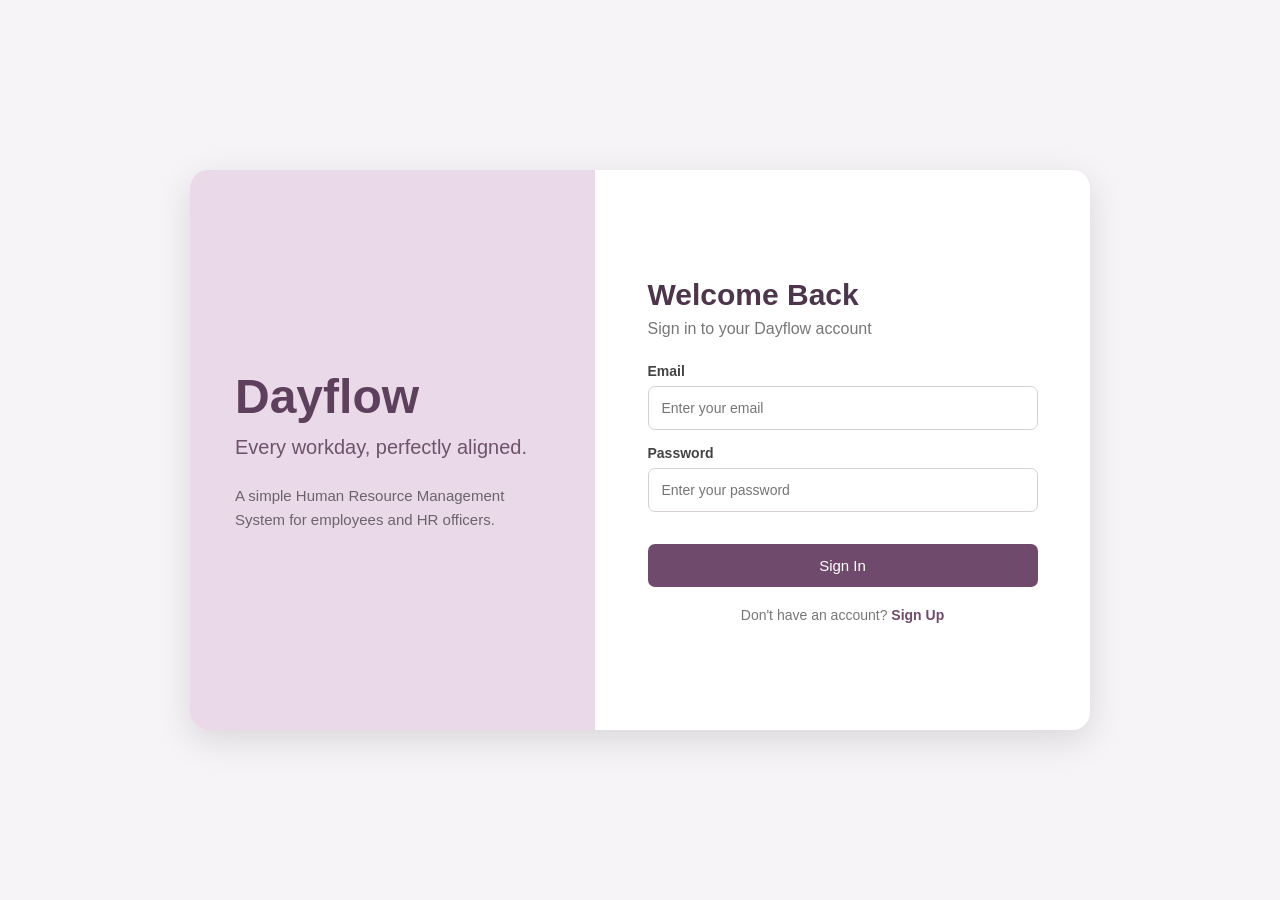
<file: module3/index.html>
<!DOCTYPE html>
<html lang="en">

<head>
    <meta charset="UTF-8">
    <meta name="viewport" content="width=device-width, initial-scale=1.0">

    <title>Dayflow - Human Resource Management System</title>

    <link rel="stylesheet" href="style.css">
</head>

<body>

    <!-- ================================================= -->
    <!-- AUTHENTICATION -->
    <!-- ================================================= -->

    <div id="authSection">

        <div class="auth-container">

            <!-- LEFT SIDE -->

            <div class="welcome-section">

                <h1>Dayflow</h1>

                <p class="tagline">
                    Every workday, perfectly aligned.
                </p>

                <p class="description">
                    A simple Human Resource Management System
                    for employees and HR officers.
                </p>

            </div>


            <!-- RIGHT SIDE -->

            <div class="auth-section">


                <!-- ================= SIGN IN ================= -->

                <div id="loginBox" class="auth-box">

                    <h2>Welcome Back</h2>

                    <p class="subtitle">
                        Sign in to your Dayflow account
                    </p>


                    <form id="loginForm">

                        <label for="loginEmail">
                            Email
                        </label>

                        <input
                            type="email"
                            id="loginEmail"
                            placeholder="Enter your email"
                            required
                        >


                        <label for="loginPassword">
                            Password
                        </label>

                        <input
                            type="password"
                            id="loginPassword"
                            placeholder="Enter your password"
                            required
                        >


                        <p id="loginError" class="error"></p>


                        <button type="submit">
                            Sign In
                        </button>

                    </form>


                    <p class="switch-text">

                        Don't have an account?

                        <span onclick="showSignup()">
                            Sign Up
                        </span>

                    </p>

                </div>


                <!-- ================= SIGN UP ================= -->

                <div id="signupBox" class="auth-box hidden">

                    <h2>Create Account</h2>

                    <p class="subtitle">
                        Register for Dayflow
                    </p>


                    <form id="signupForm">

                        <label for="employeeId">
                            Employee ID
                        </label>

                        <input
                            type="text"
                            id="employeeId"
                            placeholder="Enter Employee ID"
                            required
                        >


                        <label for="signupEmail">
                            Email
                        </label>

                        <input
                            type="email"
                            id="signupEmail"
                            placeholder="Enter your email"
                            required
                        >


                        <label for="signupPassword">
                            Password
                        </label>

                        <input
                            type="password"
                            id="signupPassword"
                            placeholder="Minimum 8 characters"
                            required
                        >


                        <label for="role">
                            Role
                        </label>

                        <select id="role" required>

                            <option value="">
                                Select Role
                            </option>

                            <option value="Employee">
                                Employee
                            </option>

                            <option value="HR">
                                HR Officer
                            </option>

                        </select>


                        <p class="password-rule">

                            Password must contain at least
                            8 characters, one uppercase letter,
                            one lowercase letter and one number.

                        </p>


                        <p id="signupError" class="error"></p>


                        <button type="submit">
                            Sign Up
                        </button>

                    </form>


                    <p class="switch-text">

                        Already have an account?

                        <span onclick="showLogin()">
                            Sign In
                        </span>

                    </p>

                </div>


                <!-- ================= EMAIL VERIFICATION ================= -->

                <div id="verificationBox"
                     class="auth-box hidden">

                    <h2>Verify Your Email</h2>

                    <p class="subtitle">
                        Your account has been created.
                    </p>

                    <p>
                        Verification is required before you
                        can sign in.
                    </p>


                    <p id="verificationEmail"
                       class="email-display">
                    </p>


                    <button onclick="verifyEmail()">
                        Verify Email
                    </button>


                    <p class="verification-note">
                        Demo mode: clicking the button simulates
                        email verification.
                    </p>

                </div>

            </div>

        </div>

    </div>


    <!-- ================================================= -->
    <!-- DASHBOARD -->
    <!-- ================================================= -->

    <div id="dashboardSection" class="hidden">

        <div class="app">


            <!-- ================= SIDEBAR ================= -->

            <aside class="sidebar">

                <div class="logo">

                    <h1>Dayflow</h1>

                    <p>
                        Every workday, perfectly aligned.
                    </p>

                </div>


                <nav>

                    <button
                        class="nav-item active"
                        onclick="showDashboard()">

                        🏠 Dashboard

                    </button>


                    <button
                        class="nav-item employee-only"
                        onclick="showProfile()">

                        👤 Profile

                    </button>


                    <button
                        class="nav-item employee-only"
                        onclick="showAttendance()">

                        📅 Attendance

                    </button>


                    <button
                        class="nav-item employee-only"
                        onclick="showLeaveRequests()">

                        📝 Leave Requests

                    </button>


                    <button
                        class="nav-item hr-only"
                        onclick="showEmployees()">

                        👥 Employees

                    </button>


                    <button
                        class="nav-item hr-only"
                        onclick="showAttendanceRecords()">

                        📊 Attendance Records

                    </button>


                    <button
                        class="nav-item hr-only"
                        onclick="showLeaveApprovals()">

                        ✅ Leave Approvals

                    </button>


                    <button
                        class="nav-item"
                        onclick="logout()">

                        🚪 Logout

                    </button>

                </nav>

            </aside>


            <!-- ================= MAIN ================= -->

            <main class="main-content">


                <!-- TOP BAR -->

                <header class="topbar">

                    <div>

                        <h2 id="dashboardTitle">
                            Dashboard
                        </h2>

                        <p id="welcomeText">
                            Welcome to Dayflow.
                        </p>

                    </div>


                    <div class="user-profile">

                        <div
                            class="avatar"
                            id="userAvatar">

                            U

                        </div>


                        <div>

                            <strong id="loggedUser">
                                User
                            </strong>

                            <small id="userRole">
                                User
                            </small>

                        </div>

                    </div>

                </header>


                <!-- ================================================= -->
                <!-- EMPLOYEE DASHBOARD -->
                <!-- ================================================= -->

                <section
                    id="employeeDashboard"
                    class="dashboard-page hidden">


                    <div class="section-title">

                        <h3>
                            Quick Access
                        </h3>

                    </div>


                    <div class="cards">


                        <!-- PROFILE -->

                        <div class="card">

                            <div class="card-icon">
                                👤
                            </div>

                            <h3>
                                Profile
                            </h3>

                            <p>
                                View and manage your
                                personal details.
                            </p>

                            <button onclick="showProfile()">
                                View Profile
                            </button>

                        </div>


                        <!-- ATTENDANCE -->

                        <div class="card">

                            <div class="card-icon">
                                📅
                            </div>

                            <h3>
                                Attendance
                            </h3>

                            <p>
                                View your attendance records.
                            </p>

                            <button onclick="showAttendance()">
                                View Attendance
                            </button>

                        </div>


                        <!-- LEAVE -->

                        <div class="card">

                            <div class="card-icon">
                                📝
                            </div>

                            <h3>
                                Leave Requests
                            </h3>

                            <p>
                                Apply for leave and track
                                your requests.
                            </p>

                            <button onclick="showLeaveRequests()">
                                Manage Leave
                            </button>

                        </div>


                        <!-- LOGOUT -->

                        <div class="card">

                            <div class="card-icon">
                                🚪
                            </div>

                            <h3>
                                Logout
                            </h3>

                            <p>
                                Securely sign out of
                                your account.
                            </p>

                            <button onclick="logout()">
                                Logout
                            </button>

                        </div>

                    </div>


                    <!-- RECENT ACTIVITY -->

                    <div class="content-section">

                        <div class="section-header">

                            <h3>
                                Recent Activity
                            </h3>

                        </div>


                        <div id="employeeActivity">

                            <div class="empty-state">

                                <div class="empty-icon">
                                    📋
                                </div>

                                <h3>
                                    No recent activity
                                </h3>

                                <p>
                                    Your recent activities
                                    will appear here.
                                </p>

                            </div>

                        </div>

                    </div>


                    <!-- ALERTS -->

                    <div class="content-section">

                        <div class="section-header">

                            <h3>
                                Alerts
                            </h3>

                        </div>


                        <div id="employeeAlerts">

                            <div class="empty-state">

                                <div class="empty-icon">
                                    🔔
                                </div>

                                <h3>
                                    No alerts
                                </h3>

                                <p>
                                    You don't have any alerts
                                    at the moment.
                                </p>

                            </div>

                        </div>

                    </div>

                </section>


                <!-- ================================================= -->
                <!-- HR DASHBOARD -->
                <!-- ================================================= -->

                <section
                    id="hrDashboard"
                    class="dashboard-page hidden">


                    <div class="section-title">

                        <h3>
                            HR Overview
                        </h3>

                    </div>


                    <!-- STATISTICS -->

                    <div class="stats">


                        <div class="stat-card">

                            <span>
                                👥
                            </span>

                            <div>

                                <p>
                                    Total Employees
                                </p>

                                <h2 id="totalEmployees">
                                    0
                                </h2>

                            </div>

                        </div>


                        <div class="stat-card">

                            <span>
                                ✓
                            </span>

                            <div>

                                <p>
                                    Present Today
                                </p>

                                <h2 id="presentCount">
                                    0
                                </h2>

                            </div>

                        </div>


                        <div class="stat-card">

                            <span>
                                📝
                            </span>

                            <div>

                                <p>
                                    Pending Leaves
                                </p>

                                <h2 id="pendingLeaveCount">
                                    0
                                </h2>

                            </div>

                        </div>


                        <div class="stat-card">

                            <span>
                                ⚠
                            </span>

                            <div>

                                <p>
                                    Absent Today
                                </p>

                                <h2 id="absentCount">
                                    0
                                </h2>

                            </div>

                        </div>

                    </div>


                    <!-- EMPLOYEE LIST -->

                    <div class="content-section">

                        <div class="section-header">

                            <h3>
                                Employee List
                            </h3>

                            <input
                                type="text"
                                id="employeeSearch"
                                placeholder="Search employee..."
                                onkeyup="searchEmployees()"
                            >

                        </div>


                        <div id="employeeList">

                            <div class="empty-state">

                                <div class="empty-icon">
                                    👥
                                </div>

                                <h3>
                                    No employees registered
                                </h3>

                                <p>
                                    Registered employees will
                                    appear here.
                                </p>

                            </div>

                        </div>

                    </div>


                    <!-- SELECTED EMPLOYEE -->

                    <div
                        id="selectedEmployeeSection"
                        class="content-section hidden">

                        <div class="section-header">

                            <h3>
                                Employee Details
                            </h3>

                        </div>


                        <div id="selectedEmployee">

                        </div>

                    </div>


                    <!-- ATTENDANCE RECORDS -->

                    <div class="content-section">

                        <div class="section-header">

                            <h3>
                                Attendance Records
                            </h3>

                        </div>


                        <div id="hrAttendanceRecords">

                            <div class="empty-state">

                                <div class="empty-icon">
                                    📊
                                </div>

                                <h3>
                                    No attendance records
                                </h3>

                                <p>
                                    Attendance records will
                                    appear here when available.
                                </p>

                            </div>

                        </div>

                    </div>


                    <!-- LEAVE APPROVALS -->

                    <div class="content-section">

                        <div class="section-header">

                            <h3>
                                Leave Approvals
                            </h3>

                        </div>


                        <div id="hrLeaveApprovals">

                            <div class="empty-state">

                                <div class="empty-icon">
                                    📝
                                </div>

                                <h3>
                                    No leave requests
                                </h3>

                                <p>
                                    Employee leave requests
                                    will appear here.
                                </p>

                            </div>

                        </div>

                    </div>

                </section>


                <!-- ================================================= -->
                <!-- PROFILE PAGE -->
                <!-- ================================================= -->

                <section
                    id="profilePage"
                    class="dashboard-page hidden">

                    <div class="content-section">

                        <div class="section-header">

                            <h3>
                                My Profile
                            </h3>

                        </div>


                        <div class="profile-details">

                            <div class="profile-row">

                                <strong>
                                    Employee ID
                                </strong>

                                <span id="profileEmployeeId">
                                </span>

                            </div>


                            <div class="profile-row">

                                <strong>
                                    Email
                                </strong>

                                <span id="profileEmail">
                                </span>

                            </div>


                            <div class="profile-row">

                                <strong>
                                    Role
                                </strong>

                                <span id="profileRole">
                                </span>

                            </div>

                        </div>

                    </div>

                </section>


                <!-- ================================================= -->
                <!-- ATTENDANCE PAGE -->
                <!-- ================================================= -->

                <section
                    id="attendancePage"
                    class="dashboard-page hidden">

                    <div class="content-section">

                        <div class="section-header">

                            <h3>
                                My Attendance
                            </h3>

                        </div>


                        <div class="empty-state">

                            <div class="empty-icon">
                                📅
                            </div>

                            <h3>
                                No attendance records
                            </h3>

                            <p>
                                Your attendance records
                                will appear here.
                            </p>

                        </div>

                    </div>

                </section>


                <!-- ================================================= -->
                <!-- LEAVE PAGE -->
                <!-- ================================================= -->

                <section
                    id="leavePage"
                    class="dashboard-page hidden">

                    <div class="content-section">

                        <div class="section-header">

                            <h3>
                                Leave Requests
                            </h3>

                        </div>


                        <div class="empty-state">

                            <div class="empty-icon">
                                📝
                            </div>

                            <h3>
                                No leave requests
                            </h3>

                            <p>
                                Your leave requests
                                will appear here.
                            </p>

                        </div>

                    </div>

                </section>

            </main>

        </div>

    </div>


    <script src="script.js"></script>

</body>

</html>
</file>
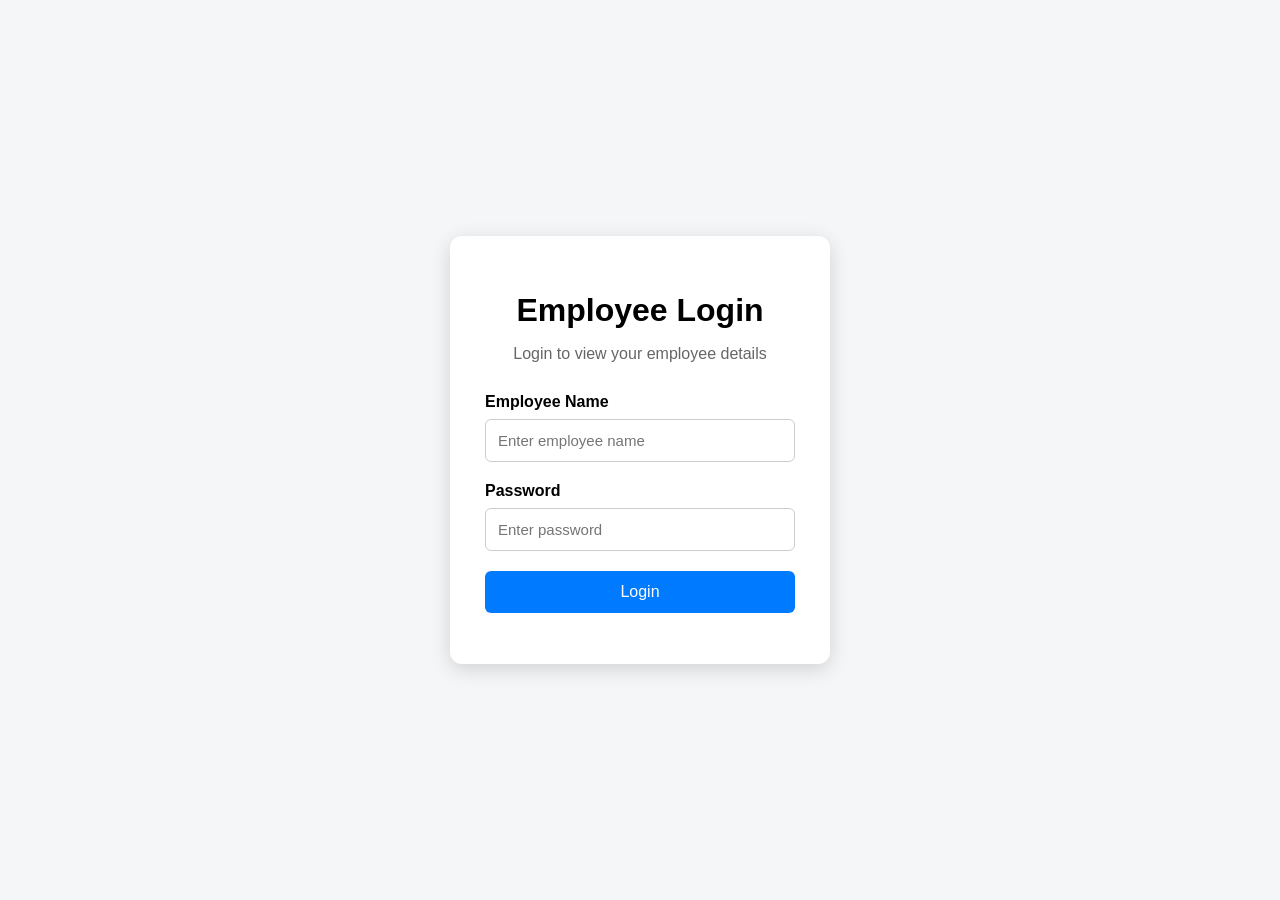
<file: login.html>
<!DOCTYPE html>
<html lang="en">
<head>
    <meta charset="UTF-8">
    <meta name="viewport" content="width=device-width, initial-scale=1.0">
    <title>Employee Login</title>

    <style>
        * {
            box-sizing: border-box;
        }

        body {
            margin: 0;
            font-family: Arial, sans-serif;
            background: #f4f6f8;
            height: 100vh;
            display: flex;
            justify-content: center;
            align-items: center;
        }

        .login-container {
            width: 380px;
            background: white;
            padding: 35px;
            border-radius: 12px;
            box-shadow: 0 5px 20px rgba(0, 0, 0, 0.15);
        }

        h1 {
            text-align: center;
            margin-bottom: 10px;
        }

        .subtitle {
            text-align: center;
            color: #666;
            margin-bottom: 30px;
        }

        label {
            display: block;
            margin-bottom: 8px;
            font-weight: bold;
        }

        input {
            width: 100%;
            padding: 12px;
            margin-bottom: 20px;
            border: 1px solid #ccc;
            border-radius: 6px;
            font-size: 15px;
        }

        button {
            width: 100%;
            padding: 12px;
            background: #007bff;
            color: white;
            border: none;
            border-radius: 6px;
            font-size: 16px;
            cursor: pointer;
        }

        button:hover {
            background: #0056b3;
        }

        #error {
            color: red;
            text-align: center;
            margin-top: 15px;
        }
    </style>
</head>

<body>

<div class="login-container">

    <h1>Employee Login</h1>

    <p class="subtitle">
        Login to view your employee details
    </p>

    <form onsubmit="login(event)">

        <label for="username">Employee Name</label>

        <input
            type="text"
            id="username"
            placeholder="Enter employee name"
            required
        >

        <label for="password">Password</label>

        <input
            type="password"
            id="password"
            placeholder="Enter password"
            required
        >

        <button type="submit">
            Login
        </button>

        <p id="error"></p>

    </form>

</div>

<script>

function login(event) {

    event.preventDefault();

    const username = document.getElementById("username").value.trim();
    const password = document.getElementById("password").value;

    // Sample employee credentials
    const employeeName = "John Doe";
    const employeePassword = "12345";

    if (username.toLowerCase() === employeeName.toLowerCase()
        && password === employeePassword) {

        // Store login information
        localStorage.setItem("employeeName", employeeName);

        // Redirect to employee details
        window.location.href = "employee.html";

    } else {

        document.getElementById("error").innerText =
            "Invalid employee name or password.";

    }
}

</script>

</body>
</html>
</file>
<file: module3/style.css>
* {
    margin: 0;
    padding: 0;
    box-sizing: border-box;
    font-family: Arial, sans-serif;
}

body {
    background: #f7f4f8;
    color: #333;
}


/* ================================= */
/* HIDDEN */
/* ================================= */

.hidden {
    display: none !important;
}


/* ================================= */
/* AUTHENTICATION */
/* ================================= */

#authSection {
    min-height: 100vh;
    display: flex;
    justify-content: center;
    align-items: center;
    background: #f7f4f8;
    padding: 30px;
}

.auth-container {
    width: 900px;
    min-height: 560px;
    background: white;
    border-radius: 18px;
    overflow: hidden;
    display: flex;
    box-shadow: 0 10px 35px rgba(0, 0, 0, 0.12);
}


/* LEFT SIDE */

.welcome-section {
    width: 45%;
    background: #ead9e8;
    padding: 60px 45px;
    display: flex;
    flex-direction: column;
    justify-content: center;
}

.welcome-section h1 {
    font-size: 48px;
    color: #5d405b;
    margin-bottom: 12px;
}

.tagline {
    font-size: 20px;
    color: #6d536c;
    margin-bottom: 25px;
}

.description {
    color: #6b646b;
    line-height: 1.6;
    font-size: 15px;
}


/* RIGHT SIDE */

.auth-section {
    width: 55%;
    padding: 45px;
    display: flex;
    justify-content: center;
    align-items: center;
}

.auth-box {
    width: 100%;
    max-width: 390px;
}

.auth-box h2 {
    font-size: 30px;
    color: #4d354b;
    margin-bottom: 8px;
}

.subtitle {
    color: #777;
    margin-bottom: 25px;
}


/* LABELS */

.auth-box label {
    display: block;
    margin-top: 15px;
    margin-bottom: 7px;
    font-size: 14px;
    font-weight: bold;
    color: #444;
}


/* INPUTS */

.auth-box input,
.auth-box select {
    width: 100%;
    padding: 13px;
    border: 1px solid #d6d0d6;
    border-radius: 7px;
    font-size: 14px;
    outline: none;
}

.auth-box input:focus,
.auth-box select:focus {
    border-color: #765371;
}


/* BUTTON */

.auth-box button {
    width: 100%;
    margin-top: 22px;
    padding: 13px;
    border: none;
    border-radius: 7px;
    background: #6f4a6d;
    color: white;
    font-size: 15px;
    cursor: pointer;
}

.auth-box button:hover {
    background: #583b56;
}


/* SWITCH */

.switch-text {
    text-align: center;
    margin-top: 20px;
    color: #777;
    font-size: 14px;
}

.switch-text span {
    color: #6f4a6d;
    font-weight: bold;
    cursor: pointer;
}


/* ERROR */

.error {
    color: #d9534f;
    margin-top: 10px;
    font-size: 13px;
}


/* PASSWORD RULE */

.password-rule {
    color: #888;
    font-size: 12px;
    margin-top: 8px;
    line-height: 1.5;
}


/* EMAIL */

.email-display {
    color: #6f4a6d;
    font-weight: bold;
    margin: 15px 0;
}

.verification-note {
    color: #888;
    font-size: 12px;
    margin-top: 15px;
    line-height: 1.5;
}


/* ================================= */
/* DASHBOARD */
/* ================================= */

#dashboardSection {
    min-height: 100vh;
}

.app {
    display: flex;
    min-height: 100vh;
}


/* ================================= */
/* SIDEBAR */
/* ================================= */

.sidebar {
    width: 240px;
    background: #5d405b;
    color: white;
    padding: 30px 20px;
    position: fixed;
    height: 100vh;
}

.logo h1 {
    font-size: 30px;
}

.logo p {
    font-size: 11px;
    margin-top: 5px;
    opacity: 0.8;
}

nav {
    margin-top: 50px;
}

.nav-item {
    width: 100%;
    padding: 13px;
    margin-bottom: 10px;
    border: none;
    border-radius: 8px;
    background: transparent;
    color: white;
    text-align: left;
    cursor: pointer;
    font-size: 14px;
}

.nav-item:hover,
.nav-item.active {
    background: #765371;
}


/* ================================= */
/* MAIN CONTENT */
/* ================================= */

.main-content {
    margin-left: 240px;
    width: calc(100% - 240px);
    padding: 30px 40px;
}


/* ================================= */
/* TOP BAR */
/* ================================= */

.topbar {
    display: flex;
    justify-content: space-between;
    align-items: center;
    margin-bottom: 35px;
}

.topbar h2 {
    font-size: 28px;
    color: #4d354b;
}

.topbar p {
    margin-top: 7px;
    color: #777;
}


/* USER */

.user-profile {
    display: flex;
    align-items: center;
    gap: 10px;
}

.user-profile small {
    display: block;
    color: #888;
    margin-top: 3px;
}

.avatar {
    width: 45px;
    height: 45px;
    border-radius: 50%;
    background: #d8bfd6;
    color: #5d405b;
    display: flex;
    align-items: center;
    justify-content: center;
    font-weight: bold;
}


/* ================================= */
/* SECTION TITLE */
/* ================================= */

.section-title {
    margin-bottom: 18px;
}

.section-title h3 {
    color: #4d354b;
}


/* ================================= */
/* EMPLOYEE CARDS */
/* ================================= */

.cards {
    display: grid;
    grid-template-columns: repeat(4, 1fr);
    gap: 18px;
}

.card {
    background: white;
    padding: 22px;
    border-radius: 12px;
    box-shadow: 0 3px 12px rgba(0, 0, 0, 0.06);
}

.card-icon {
    font-size: 28px;
    margin-bottom: 15px;
}

.card h3 {
    color: #4d354b;
    margin-bottom: 8px;
}

.card p {
    color: #777;
    font-size: 13px;
    line-height: 1.5;
    min-height: 40px;
}

.card button {
    margin-top: 18px;
    padding: 9px 12px;
    border: none;
    border-radius: 6px;
    background: #765371;
    color: white;
    cursor: pointer;
}


/* ================================= */
/* CONTENT SECTIONS */
/* ================================= */

.content-section {
    background: white;
    margin-top: 25px;
    padding: 25px;
    border-radius: 12px;
    box-shadow: 0 3px 12px rgba(0, 0, 0, 0.06);
}

.section-header {
    display: flex;
    justify-content: space-between;
    align-items: center;
    margin-bottom: 20px;
}

.section-header h3 {
    color: #4d354b;
}


/* ================================= */
/* EMPTY STATE */
/* ================================= */

.empty-state {
    text-align: center;
    padding: 40px 20px;
    color: #777;
}

.empty-icon {
    font-size: 38px;
    margin-bottom: 12px;
}

.empty-state h3 {
    color: #555;
    margin-bottom: 8px;
}

.empty-state p {
    font-size: 13px;
    color: #999;
}


/* ================================= */
/* HR STATISTICS */
/* ================================= */

.stats {
    display: grid;
    grid-template-columns: repeat(4, 1fr);
    gap: 18px;
}

.stat-card {
    background: white;
    padding: 22px;
    border-radius: 12px;
    box-shadow: 0 3px 12px rgba(0, 0, 0, 0.06);
    display: flex;
    align-items: center;
    gap: 15px;
}

.stat-card > span {
    font-size: 28px;
}

.stat-card p {
    color: #777;
    font-size: 13px;
}

.stat-card h2 {
    color: #4d354b;
    margin-top: 5px;
}


/* ================================= */
/* SEARCH */
/* ================================= */

#employeeSearch {
    padding: 9px 12px;
    border: 1px solid #ddd;
    border-radius: 6px;
    outline: none;
}

#employeeSearch:focus {
    border-color: #765371;
}


/* ================================= */
/* EMPLOYEE LIST */
/* ================================= */

.employee-list {
    display: flex;
    flex-direction: column;
    gap: 10px;
}

.employee-item {
    padding: 16px;
    border: 1px solid #eee;
    border-radius: 8px;
    display: flex;
    justify-content: space-between;
    align-items: center;
    cursor: pointer;
}

.employee-item:hover {
    background: #faf7fa;
}

.employee-info strong {
    color: #4d354b;
}

.employee-info p {
    color: #888;
    font-size: 13px;
    margin-top: 5px;
}

.view-button {
    padding: 8px 12px;
    border: none;
    border-radius: 6px;
    background: #765371;
    color: white;
    cursor: pointer;
}


/* ================================= */
/* SELECTED EMPLOYEE */
/* ================================= */

.selected-details {
    display: grid;
    grid-template-columns: repeat(3, 1fr);
    gap: 15px;
}

.detail-box {
    background: #faf7fa;
    padding: 15px;
    border-radius: 8px;
}

.detail-box span {
    display: block;
    color: #999;
    font-size: 12px;
    margin-bottom: 5px;
}

.detail-box strong {
    color: #4d354b;
}


/* ================================= */
/* PROFILE */
/* ================================= */

.profile-details {
    max-width: 600px;
}

.profile-row {
    display: flex;
    justify-content: space-between;
    padding: 18px 5px;
    border-bottom: 1px solid #eee;
}

.profile-row strong {
    color: #555;
}

.profile-row span {
    color: #777;
}


/* ================================= */
/* RESPONSIVE */
/* ================================= */

@media (max-width: 1000px) {

    .cards,
    .stats {
        grid-template-columns: repeat(2, 1fr);
    }
}


@media (max-width: 700px) {

    .welcome-section {
        display: none;
    }

    .auth-section {
        width: 100%;
    }

    .sidebar {
        width: 190px;
    }

    .main-content {
        margin-left: 190px;
        width: calc(100% - 190px);
        padding: 20px;
    }

    .cards,
    .stats,
    .selected-details {
        grid-template-columns: 1fr;
    }

    .topbar {
        flex-direction: column;
        align-items: flex-start;
        gap: 20px;
    }
}
</file>
